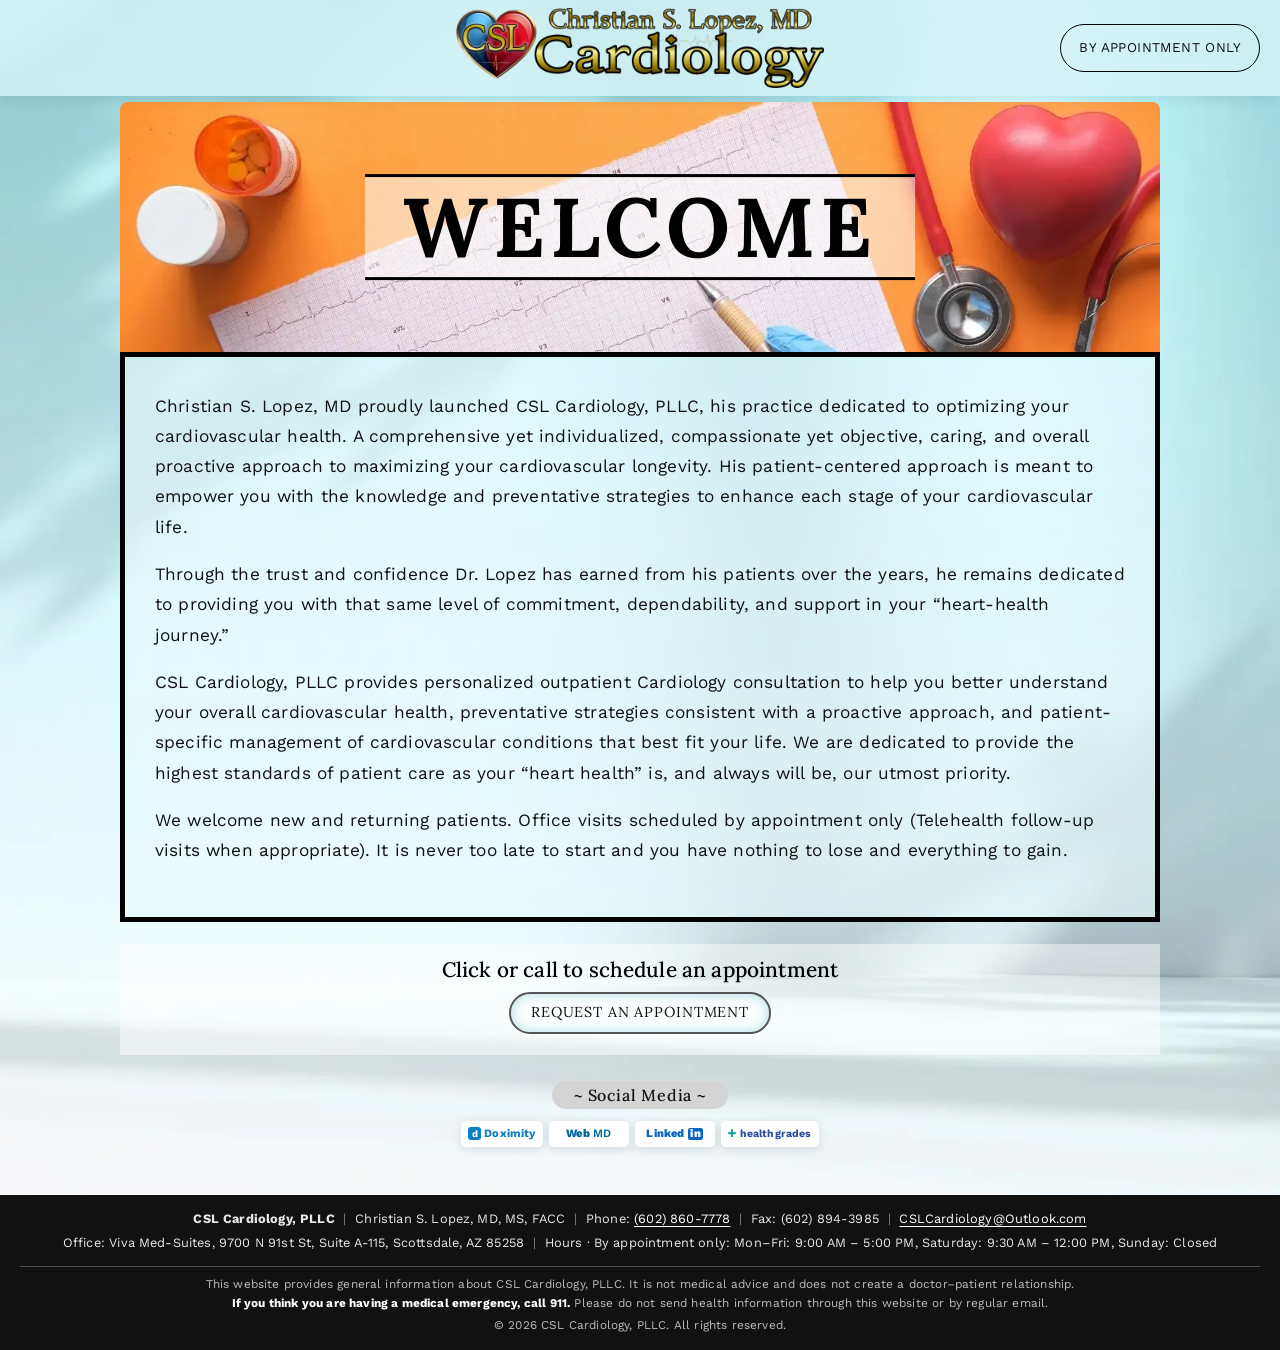
<file: index.html>
<!doctype html>
<html lang="en">
<head>
<meta charset="utf-8">
<meta name="viewport" content="width=device-width, initial-scale=1">
<title>CSL Cardiology | Dr. Christian S. Lopez, Cardiologist in Scottsdale, AZ</title>
<meta name="description" content="CSL Cardiology, PLLC &ndash; personalized outpatient Cardiology consultation with Christian S. Lopez, MD, MS, FACC in Scottsdale, Arizona. New and returning patients welcome; by appointment only.">
<link rel="canonical" href="https://cslcardiology.com/">
<meta name="theme-color" content="#bfe6ea">
<meta property="og:type" content="website">
<meta property="og:site_name" content="CSL Cardiology, PLLC">
<meta property="og:title" content="CSL Cardiology | Dr. Christian S. Lopez, Cardiologist in Scottsdale, AZ">
<meta property="og:description" content="CSL Cardiology, PLLC &ndash; personalized outpatient Cardiology consultation with Christian S. Lopez, MD, MS, FACC in Scottsdale, Arizona. New and returning patients welcome; by appointment only.">
<meta property="og:url" content="https://cslcardiology.com/">
<meta property="og:image" content="https://cslcardiology.com/assets/og-image.jpg">
<meta name="twitter:card" content="summary_large_image">
<link rel="icon" href="favicon.ico" sizes="any">
<link rel="icon" type="image/png" sizes="32x32" href="favicon-32x32.png">
<link rel="apple-touch-icon" href="apple-touch-icon.png">
<link rel="preload" href="assets/fonts/lora-latin.woff2" as="font" type="font/woff2" crossorigin>
<link rel="preload" href="assets/fonts/work-sans-latin.woff2" as="font" type="font/woff2" crossorigin>
<link rel="stylesheet" href="styles.css">
<script type="application/ld+json">{"@context": "https://schema.org", "@type": ["MedicalBusiness", "Physician"], "name": "CSL Cardiology, PLLC", "alternateName": "Christian S. Lopez, MD, MS, FACC", "url": "https://cslcardiology.com/", "image": "https://cslcardiology.com/assets/og-image.jpg", "logo": "https://cslcardiology.com/assets/csl-logo-full.webp", "telephone": "+1-602-860-7778", "faxNumber": "+1-602-894-3985", "email": "CSLCardiology@Outlook.com", "medicalSpecialty": "Cardiovascular", "address": {"@type": "PostalAddress", "streetAddress": "9700 N 91st St, Suite A-115 (Viva Med-Suites)", "addressLocality": "Scottsdale", "addressRegion": "AZ", "postalCode": "85258", "addressCountry": "US"}, "openingHoursSpecification": [{"@type": "OpeningHoursSpecification", "dayOfWeek": ["Monday", "Tuesday", "Wednesday", "Thursday", "Friday"], "opens": "09:00", "closes": "17:00"}, {"@type": "OpeningHoursSpecification", "dayOfWeek": "Saturday", "opens": "09:30", "closes": "12:00"}], "areaServed": "Scottsdale and the Phoenix metropolitan area, AZ"}</script>
</head>
<body>
<a class="skip" href="#main">Skip to content</a>
<header class="site-header">
  <div class="hdr">
    <button class="nav-toggle" type="button" aria-expanded="false" aria-controls="site-nav" aria-label="Open menu"><span></span><span></span><span></span></button>
    <nav class="nav" id="site-nav" aria-label="Main"><a href="index.html" aria-current="page">Home</a><a href="meet-the-doctor.html">Meet the Doctor</a><a href="services.html">Services</a><a href="contact.html">Contact Us</a><a href="media.html">Media</a></nav>
    <a class="brand" href="index.html" aria-label="CSL Cardiology &ndash; home"><img src="assets/logo-full.webp" width="900" height="196" alt="Christian S. Lopez, MD Cardiology &ndash; CSL heart logo"></a>
    <a class="pill" href="https://doctor.webmd.com/doctor/christian-sullano-lopez-3a6aadb3-6fe7-47cd-987f-c5f3dd034efb/bookappointment" target="_blank" rel="noopener">By Appointment Only</a>
  </div>
</header>
<main id="main">
<h1 class="sr-only">Optimizing your cardiovascular health</h1>
<section class="welcome">
  <div class="welcome-banner"><img class="welcome-img" src="assets/hero.webp" width="1500" height="437" alt="" fetchpriority="high"><h2 class="welcome-word">Welcome</h2></div>
  <div class="welcome-box">
    <p>Christian S. Lopez, MD proudly launched CSL Cardiology, PLLC, his practice dedicated to optimizing your cardiovascular health. A comprehensive yet individualized, compassionate yet objective, caring, and overall proactive approach to maximizing your cardiovascular longevity. His patient-centered approach is meant to empower you with the knowledge and preventative strategies to enhance each stage of your cardiovascular life.</p>
    <p>Through the trust and confidence Dr. Lopez has earned from his patients over the years, he remains dedicated to providing you with that same level of commitment, dependability, and support in your &ldquo;heart-health journey.&rdquo;</p>
    <p>CSL Cardiology, PLLC provides personalized outpatient Cardiology consultation to help you better understand your overall cardiovascular health, preventative strategies consistent with a proactive approach, and patient-specific management of cardiovascular conditions that best fit your life. We are dedicated to provide the highest standards of patient care as your &ldquo;heart health&rdquo; is, and always will be, our utmost priority.</p>
    <p>We welcome new and returning patients. Office visits scheduled by appointment only (Telehealth follow-up visits when appropriate). It is never too late to start and you have nothing to lose and everything to gain.</p>
  </div>
</section>
<section class="callband">
  <div class="panel center">
    <h2>Click or call to schedule an appointment</h2>
    <p><a class="obtn" href="https://doctor.webmd.com/doctor/christian-sullano-lopez-3a6aadb3-6fe7-47cd-987f-c5f3dd034efb/bookappointment" target="_blank" rel="noopener">Request an Appointment</a></p>
  </div>
</section>
<section class="social"><h2 class="tab">~ Social Media ~</h2><div class="sbadges"><a class="sbadge s-dox" href="https://www.doximity.com/pub/christian-lopez-md" target="_blank" rel="noopener" aria-label="Dr. Lopez on Doximity (opens in a new tab)"><span class="b-mark">d</span>Doximity</a><a class="sbadge s-webmd" href="https://doctor.webmd.com/doctor/christian-sullano-lopez-3a6aadb3-6fe7-47cd-987f-c5f3dd034efb" target="_blank" rel="noopener" aria-label="Dr. Lopez on WebMD (opens in a new tab)"><b>Web</b>MD</a><a class="sbadge s-li" href="https://www.linkedin.com/in/christian-s-lopez-md-ms-facc-789a2a94" target="_blank" rel="noopener" aria-label="Dr. Lopez on LinkedIn (opens in a new tab)">Linked<span class="b-in">in</span></a><a class="sbadge s-hg" href="https://www.healthgrades.com/physician/dr-christian-lopez-2w467" target="_blank" rel="noopener" aria-label="Dr. Lopez on Healthgrades (opens in a new tab)"><span class="b-mark">&#10010;</span>healthgrades</a></div></section>
</main>
<footer class="site-footer">
  <div class="fline">
    <p><strong>CSL Cardiology, PLLC</strong> <span class="sep">|</span> Christian S. Lopez, MD, MS, FACC <span class="sep">|</span> Phone: <a href="tel:+16028607778">(602) 860-7778</a> <span class="sep">|</span> Fax: (602) 894-3985 <span class="sep">|</span> <a href="mailto:CSLCardiology@Outlook.com">CSLCardiology@Outlook.com</a></p>
    <p><span>Office</span>: <span>Viva Med-Suites, 9700 N 91st St, Suite A-115, Scottsdale, AZ 85258</span> <span class="sep">|</span> <span>Hours &middot; By appointment only</span>: Mon&ndash;Fri: 9:00 AM &ndash; 5:00 PM, Saturday: 9:30 AM &ndash; 12:00 PM, Sunday: Closed</p>
  </div>
  <div class="legal" id="disclaimer">
    <p>This website provides general information about CSL Cardiology, PLLC. It is not medical advice and does not create a doctor&ndash;patient relationship.<br><strong>If you think you are having a medical emergency, call 911.</strong> Please do not send health information through this website or by regular email.</p>
    <p>&copy; 2026 CSL Cardiology, PLLC. All rights reserved.</p>
  </div>
</footer>
<a class="callbar" href="tel:+16028607778">Tap to call (602) 860-7778</a>
<script>
(function(){var b=document.querySelector('.nav-toggle'),h=document.querySelector('.site-header');if(!b)return;
b.addEventListener('click',function(){var o=h.classList.toggle('open');b.setAttribute('aria-expanded',o);b.setAttribute('aria-label',o?'Close menu':'Open menu');});})();
</script>
</body>
</html>
</file>
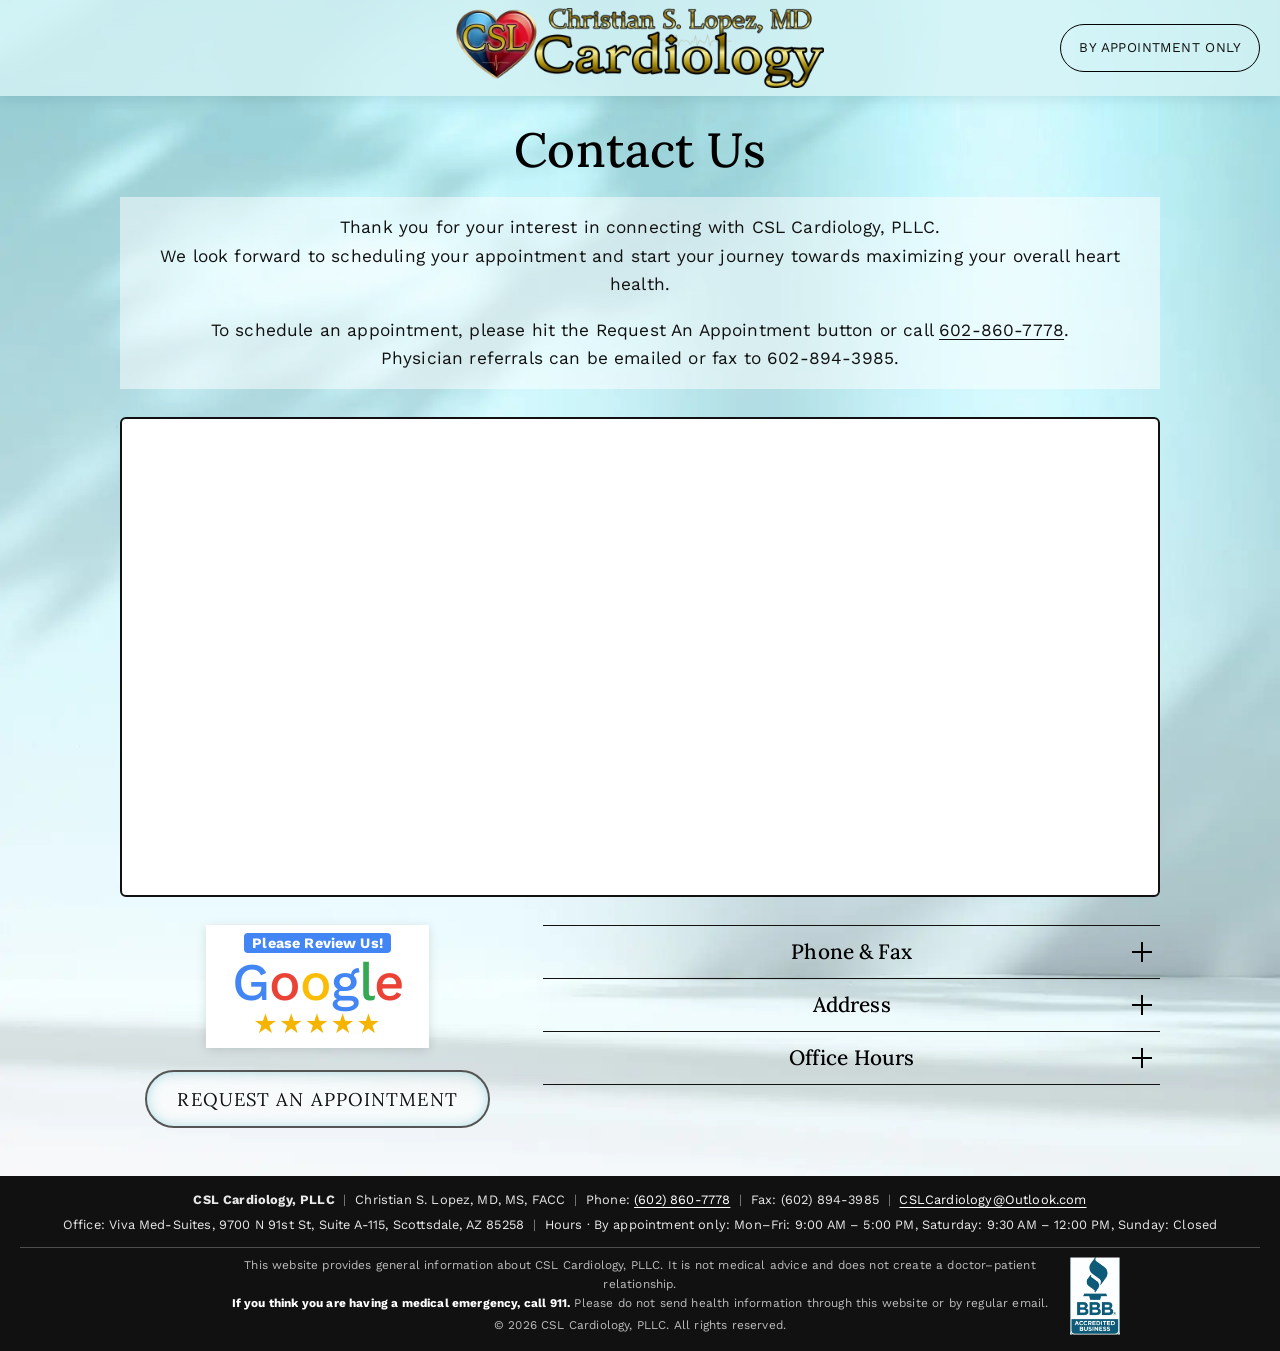
<file: contact.html>
<!doctype html>
<html lang="en">
<head>
<meta charset="utf-8">
<meta name="viewport" content="width=device-width, initial-scale=1">
<title>Contact &amp; Request an Appointment | CSL Cardiology, Scottsdale AZ</title>
<meta name="description" content="Contact CSL Cardiology, PLLC at Viva Med-Suites, 9700 N 91st St, Suite A-115, Scottsdale, AZ 85258. Phone (602) 860-7778. By appointment only. Physician referrals can be emailed or fax to 602-894-3985.">
<link rel="canonical" href="https://cslcardiology.com/contact.html">
<meta name="theme-color" content="#bfe6ea">
<meta property="og:type" content="website">
<meta property="og:site_name" content="CSL Cardiology, PLLC">
<meta property="og:title" content="Contact &amp; Request an Appointment | CSL Cardiology, Scottsdale AZ">
<meta property="og:description" content="Contact CSL Cardiology, PLLC at Viva Med-Suites, 9700 N 91st St, Suite A-115, Scottsdale, AZ 85258. Phone (602) 860-7778. By appointment only. Physician referrals can be emailed or fax to 602-894-3985.">
<meta property="og:url" content="https://cslcardiology.com/contact.html">
<meta property="og:image" content="https://cslcardiology.com/assets/og-image.jpg">
<meta name="twitter:card" content="summary_large_image">
<link rel="icon" href="favicon.ico" sizes="any">
<link rel="icon" type="image/png" sizes="32x32" href="favicon-32x32.png">
<link rel="apple-touch-icon" href="apple-touch-icon.png">
<link rel="preload" href="assets/fonts/lora-latin.woff2" as="font" type="font/woff2" crossorigin>
<link rel="preload" href="assets/fonts/work-sans-latin.woff2" as="font" type="font/woff2" crossorigin>
<link rel="stylesheet" href="styles.css">
<script type="application/ld+json">{"@context": "https://schema.org", "@type": ["MedicalBusiness", "Physician"], "name": "CSL Cardiology, PLLC", "alternateName": "Christian S. Lopez, MD, MS, FACC", "url": "https://cslcardiology.com/", "image": "https://cslcardiology.com/assets/og-image.jpg", "logo": "https://cslcardiology.com/assets/csl-logo-full.webp", "telephone": "+1-602-860-7778", "faxNumber": "+1-602-894-3985", "email": "CSLCardiology@Outlook.com", "medicalSpecialty": "Cardiovascular", "address": {"@type": "PostalAddress", "streetAddress": "9700 N 91st St, Suite A-115 (Viva Med-Suites)", "addressLocality": "Scottsdale", "addressRegion": "AZ", "postalCode": "85258", "addressCountry": "US"}, "openingHoursSpecification": [{"@type": "OpeningHoursSpecification", "dayOfWeek": ["Monday", "Tuesday", "Wednesday", "Thursday", "Friday"], "opens": "09:00", "closes": "17:00"}, {"@type": "OpeningHoursSpecification", "dayOfWeek": "Saturday", "opens": "09:30", "closes": "12:00"}], "areaServed": "Scottsdale and the Phoenix metropolitan area, AZ"}</script>
</head>
<body>
<a class="skip" href="#main">Skip to content</a>
<header class="site-header">
  <div class="hdr">
    <button class="nav-toggle" type="button" aria-expanded="false" aria-controls="site-nav" aria-label="Open menu"><span></span><span></span><span></span></button>
    <nav class="nav" id="site-nav" aria-label="Main"><a href="index.html">Home</a><a href="meet-the-doctor.html">Meet the Doctor</a><a href="services.html">Services</a><a href="contact.html" aria-current="page">Contact Us</a><a href="media.html">Media</a></nav>
    <a class="brand" href="index.html" aria-label="CSL Cardiology &ndash; home"><img src="assets/logo-full.webp" width="900" height="196" alt="Christian S. Lopez, MD Cardiology &ndash; CSL heart logo"></a>
    <a class="pill" href="https://doctor.webmd.com/doctor/christian-sullano-lopez-3a6aadb3-6fe7-47cd-987f-c5f3dd034efb/bookappointment" target="_blank" rel="noopener">By Appointment Only</a>
  </div>
</header>
<main id="main">
<section class="ptitle"><h1>Contact Us</h1></section>
<section class="cintro">
    <p>Thank you for your interest in connecting with CSL Cardiology, PLLC.<br>We look forward to scheduling your appointment and start your journey towards maximizing your overall heart health.</p>
    <p>To schedule an appointment, please hit the Request An Appointment button or call <a href="tel:+16028607778">602-860-7778</a>.<br>Physician referrals can be emailed or fax to 602-894-3985.</p>
</section>
<section class="cmap"><iframe title="Map to CSL Cardiology at Viva Med-Suites, 9700 N 91st St, Suite A-115, Scottsdale, AZ" src="https://maps.google.com/maps?q=9700+N+91st+St+Suite+A-115,+Scottsdale,+AZ+85258&amp;z=15&amp;output=embed" loading="lazy" referrerpolicy="no-referrer-when-downgrade" allowfullscreen></iframe></section>
<section class="contact-grid">
  <div class="cside">
    <a class="gbadge" href="https://www.google.com/search?q=CSL+Cardiology+Scottsdale+reviews" target="_blank" rel="noopener" aria-label="Please review us on Google (opens in a new tab)"><span class="g-top">Please Review Us!</span><span class="g-word"><span class="gb">G</span><span class="gr">o</span><span class="gy">o</span><span class="gb">g</span><span class="gg">l</span><span class="gr">e</span></span><span class="g-stars">&#9733;&#9733;&#9733;&#9733;&#9733;</span></a>
    <p class="btns"><a class="obtn big" href="https://doctor.webmd.com/doctor/christian-sullano-lopez-3a6aadb3-6fe7-47cd-987f-c5f3dd034efb/bookappointment" target="_blank" rel="noopener">Request An Appointment</a></p>
  </div>
  <div class="accs">
  <div class="acc-group">
    <details class="acc"><summary><h2 class="acc-title">Phone &amp; Fax</h2><span class="acc-icon" aria-hidden="true"></span></summary><div class="acc-body">
      <p><strong>Phone:</strong> <a href="tel:+16028607778">(602) 860-7778</a><br><strong>Fax:</strong> (602) 894-3985<br><strong>Email:</strong> <a href="mailto:CSLCardiology@Outlook.com">CSLCardiology@Outlook.com</a></p></div></details>
    <details class="acc"><summary><h2 class="acc-title">Address</h2><span class="acc-icon" aria-hidden="true"></span></summary><div class="acc-body">
      <address>Viva Med-Suites<br>9700 N 91st St<br>Suite A-115<br>Scottsdale, AZ 85258</address>
      <p class="mt">Office is located within Viva Med-Suites.</p>
      <p class="small"><a href="https://www.google.com/maps/search/?api=1&amp;query=9700+N+91st+St+Suite+A-115+Scottsdale+AZ+85258" rel="noopener">Get directions</a></p></div></details>
    <details class="acc"><summary><h2 class="acc-title">Office Hours</h2><span class="acc-icon" aria-hidden="true"></span></summary><div class="acc-body">
      <dl class="hours"><dt>Monday</dt><dd>9:00 AM &ndash; 5:00 PM</dd><dt>Tuesday</dt><dd>9:00 AM &ndash; 5:00 PM</dd><dt>Wednesday</dt><dd>9:00 AM &ndash; 5:00 PM</dd><dt>Thursday</dt><dd>9:00 AM &ndash; 5:00 PM</dd><dt>Friday</dt><dd>9:00 AM &ndash; 5:00 PM</dd><dt>Saturday</dt><dd>9:30 AM &ndash; 12:00 PM</dd><dt>Sunday</dt><dd>Closed</dd></dl>
      <p class="mt"><strong>By Appointment only.</strong></p></div></details>
  </div>
  </div>
</section>

</main>
<footer class="site-footer">
  <div class="fline">
    <p><strong>CSL Cardiology, PLLC</strong> <span class="sep">|</span> Christian S. Lopez, MD, MS, FACC <span class="sep">|</span> Phone: <a href="tel:+16028607778">(602) 860-7778</a> <span class="sep">|</span> Fax: (602) 894-3985 <span class="sep">|</span> <a href="mailto:CSLCardiology@Outlook.com">CSLCardiology@Outlook.com</a></p>
    <p><span>Office</span>: <span>Viva Med-Suites, 9700 N 91st St, Suite A-115, Scottsdale, AZ 85258</span> <span class="sep">|</span> <span>Hours &middot; By appointment only</span>: Mon&ndash;Fri: 9:00 AM &ndash; 5:00 PM, Saturday: 9:30 AM &ndash; 12:00 PM, Sunday: Closed</p>
  </div>
  <div class="legal" id="disclaimer" style="position:relative;padding-right:70px;padding-left:70px"><img src="assets/bbb-accredited.png" alt="BBB Accredited Business" style="position:absolute;right:10px;top:50%;transform:translateY(-50%);width:50px;height:auto">
    <p>This website provides general information about CSL Cardiology, PLLC. It is not medical advice and does not create a doctor&ndash;patient relationship.<br><strong>If you think you are having a medical emergency, call 911.</strong> Please do not send health information through this website or by regular email.</p>
    <p>&copy; 2026 CSL Cardiology, PLLC. All rights reserved.</p>
  </div>
</footer>
<a class="callbar" href="tel:+16028607778">Tap to call (602) 860-7778</a>
<script>
(function(){var b=document.querySelector('.nav-toggle'),h=document.querySelector('.site-header');if(!b)return;
b.addEventListener('click',function(){var o=h.classList.toggle('open');b.setAttribute('aria-expanded',o);b.setAttribute('aria-label',o?'Close menu':'Open menu');});})();
</script>
</body>
</html>
</file>
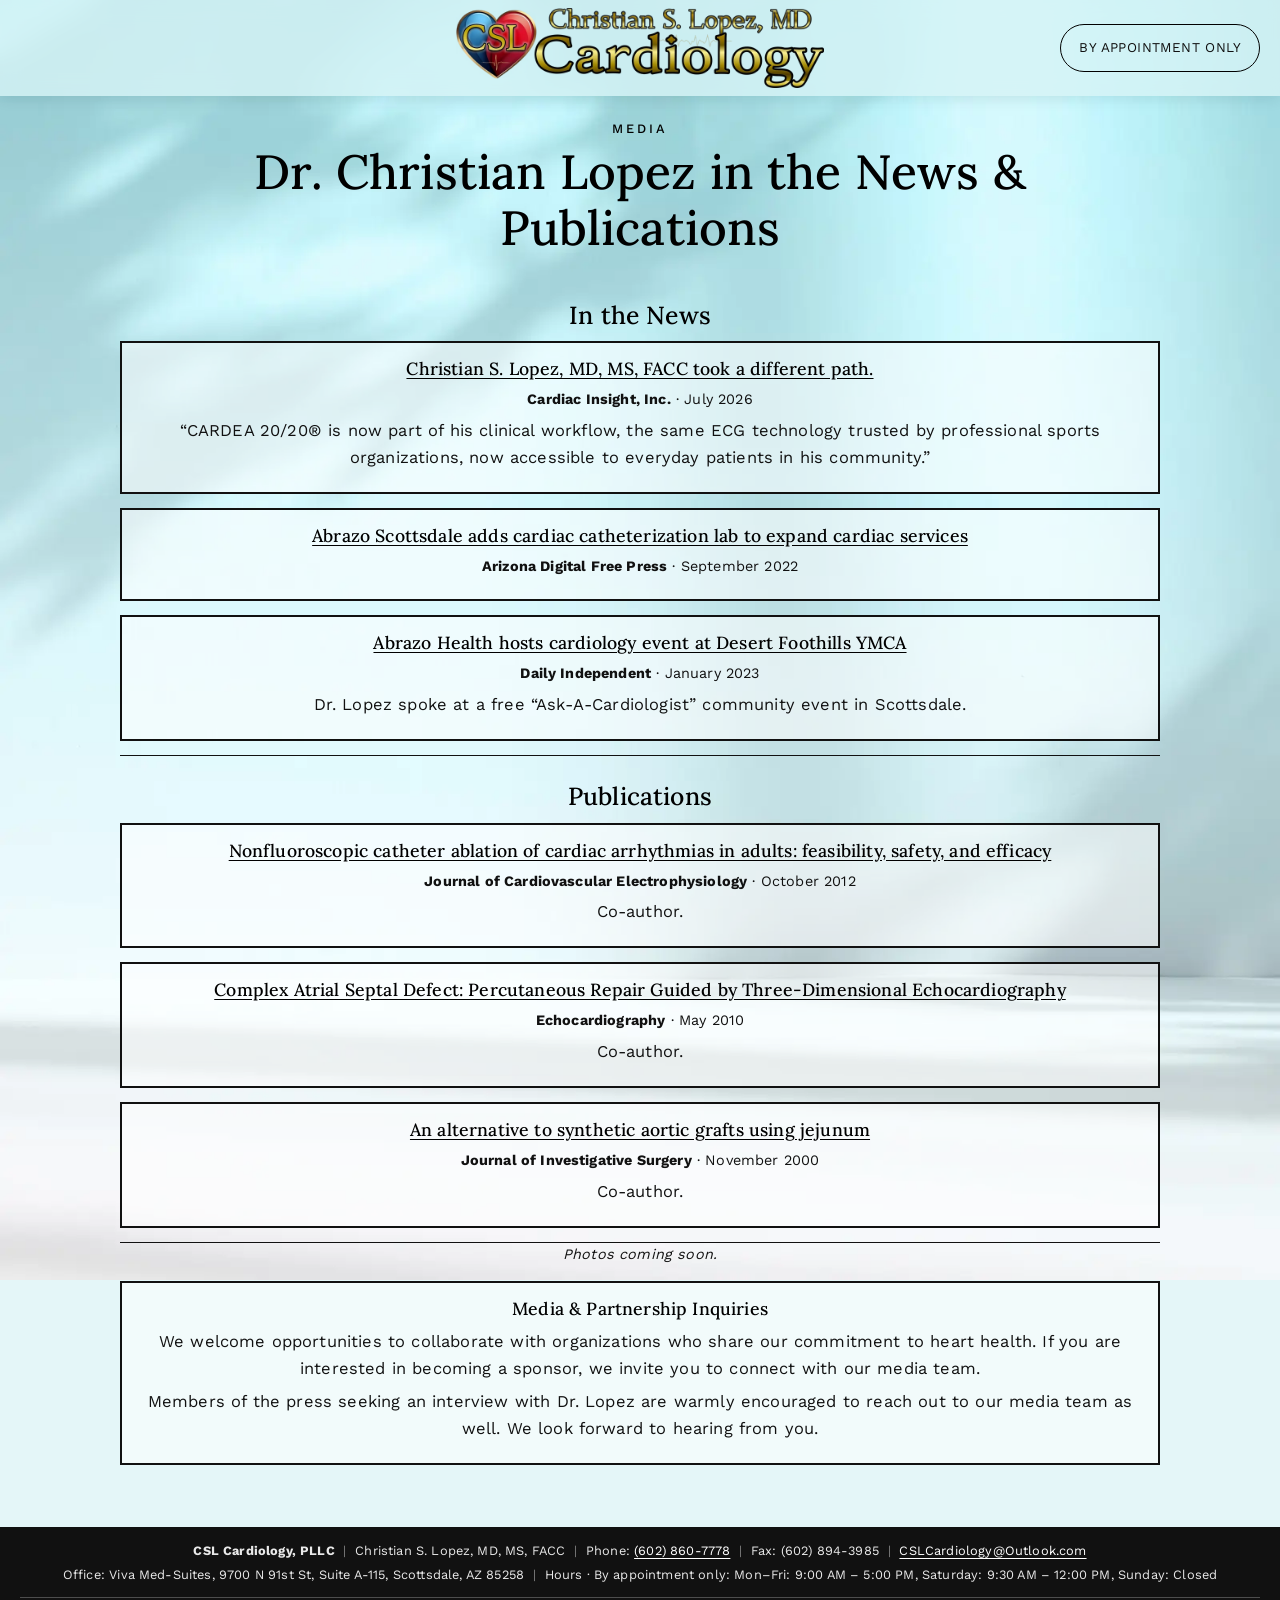
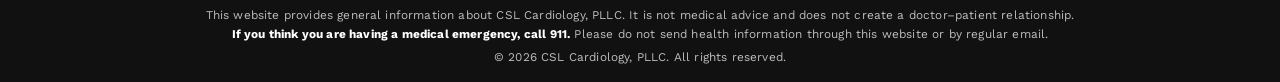
<file: media.html>
<!doctype html>
<html lang="en">
<head>
<meta charset="utf-8">
<meta name="viewport" content="width=device-width, initial-scale=1">
<title>Media | Dr. Christian Lopez in the News &amp; Publications &ndash; CSL Cardiology</title>
<meta name="description" content="News stories and published research featuring Dr. Christian S. Lopez, MD, MS, FACC of CSL Cardiology in Scottsdale, AZ.">
<link rel="canonical" href="https://cslcardiology.com/media.html">
<meta name="theme-color" content="#bfe6ea">
<meta property="og:type" content="website">
<meta property="og:site_name" content="CSL Cardiology, PLLC">
<meta property="og:title" content="Media | Dr. Christian Lopez in the News &amp; Publications &ndash; CSL Cardiology">
<meta property="og:description" content="News stories and published research featuring Dr. Christian S. Lopez, MD, MS, FACC of CSL Cardiology in Scottsdale, AZ.">
<meta property="og:url" content="https://cslcardiology.com/media.html">
<meta property="og:image" content="https://cslcardiology.com/assets/og-image.jpg">
<meta name="twitter:card" content="summary_large_image">
<link rel="icon" href="favicon.ico" sizes="any">
<link rel="icon" type="image/png" sizes="32x32" href="favicon-32x32.png">
<link rel="apple-touch-icon" href="apple-touch-icon.png">
<link rel="preload" href="assets/fonts/lora-latin.woff2" as="font" type="font/woff2" crossorigin>
<link rel="preload" href="assets/fonts/work-sans-latin.woff2" as="font" type="font/woff2" crossorigin>
<link rel="stylesheet" href="styles.css">
</head>
<body>
<a class="skip" href="#main">Skip to content</a>
<header class="site-header">
  <div class="hdr">
    <button class="nav-toggle" type="button" aria-expanded="false" aria-controls="site-nav" aria-label="Open menu"><span></span><span></span><span></span></button>
    <nav class="nav" id="site-nav" aria-label="Main"><a href="index.html">Home</a><a href="meet-the-doctor.html">Meet the Doctor</a><a href="services.html">Services</a><a href="contact.html">Contact Us</a><a href="media.html" aria-current="page">Media</a></nav>
    <a class="brand" href="index.html" aria-label="CSL Cardiology &ndash; home"><img src="assets/logo-full.webp" width="900" height="196" alt="Christian S. Lopez, MD Cardiology &ndash; CSL heart logo"></a>
    <a class="pill" href="https://doctor.webmd.com/doctor/christian-sullano-lopez-3a6aadb3-6fe7-47cd-987f-c5f3dd034efb/bookappointment" target="_blank" rel="noopener">By Appointment Only</a>
  </div>
</header>
<main id="main">
<section class="ptitle"><h1><span class="eyebrow">Media</span> Dr. Christian Lopez in the News &amp; Publications</h1></section>
<section class="accs"><h2 class="mh">In the News</h2><div class="acc-group"><div class="card media-item"><h2><a href="https://www.linkedin.com/posts/cardiac-insight_cardiacinsight-ecgscreening-hearthealth-activity-7482450765467348992-qxUK" target="_blank" rel="noopener">Christian S. Lopez, MD, MS, FACC took a different path.</a></h2><p class="small"><strong>Cardiac Insight, Inc.</strong> &middot; July 2026</p><p>&ldquo;CARDEA 20/20&reg; is now part of his clinical workflow, the same ECG technology trusted by professional sports organizations, now accessible to everyday patients in his community.&rdquo;</p></div><div class="card media-item"><h2><a href="https://arizonadigitalfreepress.com/abrazo-scottsdale-adds-cardiac-catheterization-lab-to-expand-cardiac-services/" target="_blank" rel="noopener">Abrazo Scottsdale adds cardiac catheterization lab to expand cardiac services</a></h2><p class="small"><strong>Arizona Digital Free Press</strong> &middot; September 2022</p></div><div class="card media-item"><h2><a href="https://www.yourvalley.net/stories/abrazo-health-hosts-cardiology-event-at-desert-foothills-ymca,360981" target="_blank" rel="noopener">Abrazo Health hosts cardiology event at Desert Foothills YMCA</a></h2><p class="small"><strong>Daily Independent</strong> &middot; January 2023</p><p>Dr. Lopez spoke at a free &ldquo;Ask-A-Cardiologist&rdquo; community event in Scottsdale.</p></div></div>
<h2 class="mh">Publications</h2><div class="acc-group"><div class="card media-item"><h2><a href="https://pubmed.ncbi.nlm.nih.gov/22571735/" target="_blank" rel="noopener">Nonfluoroscopic catheter ablation of cardiac arrhythmias in adults: feasibility, safety, and efficacy</a></h2><p class="small"><strong>Journal of Cardiovascular Electrophysiology</strong> &middot; October 2012</p><p>Co-author.</p></div><div class="card media-item"><h2><a href="https://pubmed.ncbi.nlm.nih.gov/20412270/" target="_blank" rel="noopener">Complex Atrial Septal Defect: Percutaneous Repair Guided by Three-Dimensional Echocardiography</a></h2><p class="small"><strong>Echocardiography</strong> &middot; May 2010</p><p>Co-author.</p></div><div class="card media-item"><h2><a href="https://pubmed.ncbi.nlm.nih.gov/11202010/" target="_blank" rel="noopener">An alternative to synthetic aortic grafts using jejunum</a></h2><p class="small"><strong>Journal of Investigative Surgery</strong> &middot; November 2000</p><p>Co-author.</p></div></div>
<p class="center small"><em>Photos coming soon.</em></p><div class="card media-item"><h2>Media &amp; Partnership Inquiries</h2><p>We welcome opportunities to collaborate with organizations who share our commitment to heart health. If you are interested in becoming a sponsor, we invite you to connect with our media team.</p><p>Members of the press seeking an interview with Dr. Lopez are warmly encouraged to reach out to our media team as well. We look forward to hearing from you.</p></div></section>
<style>.media-item{background:rgba(255,255,255,.55);border:2px solid #111;padding:16px 20px;margin:0 0 14px;text-align:center}.media-item p{margin:.3em 0}.mh{text-align:center;font-family:var(--serif);margin:26px 0 12px}.media-item h2{font-size:1.1rem}.media-item a{color:inherit}</style>
</main>
<footer class="site-footer">
  <div class="fline">
    <p><strong>CSL Cardiology, PLLC</strong> <span class="sep">|</span> Christian S. Lopez, MD, MS, FACC <span class="sep">|</span> Phone: <a href="tel:+16028607778">(602) 860-7778</a> <span class="sep">|</span> Fax: (602) 894-3985 <span class="sep">|</span> <a href="mailto:CSLCardiology@Outlook.com">CSLCardiology@Outlook.com</a></p>
    <p><span>Office</span>: <span>Viva Med-Suites, 9700 N 91st St, Suite A-115, Scottsdale, AZ 85258</span> <span class="sep">|</span> <span>Hours &middot; By appointment only</span>: Mon&ndash;Fri: 9:00 AM &ndash; 5:00 PM, Saturday: 9:30 AM &ndash; 12:00 PM, Sunday: Closed</p>
  </div>
  <div class="legal" id="disclaimer">
    <p>This website provides general information about CSL Cardiology, PLLC. It is not medical advice and does not create a doctor&ndash;patient relationship.<br><strong>If you think you are having a medical emergency, call 911.</strong> Please do not send health information through this website or by regular email.</p>
    <p>&copy; 2026 CSL Cardiology, PLLC. All rights reserved.</p>
  </div>
</footer>
<a class="callbar" href="tel:+16028607778">Tap to call (602) 860-7778</a>
<script>
(function(){var b=document.querySelector('.nav-toggle'),h=document.querySelector('.site-header');if(!b)return;
b.addEventListener('click',function(){var o=h.classList.toggle('open');b.setAttribute('aria-expanded',o);b.setAttribute('aria-label',o?'Close menu':'Open menu');});})();
</script>
</body>
</html>
</file>
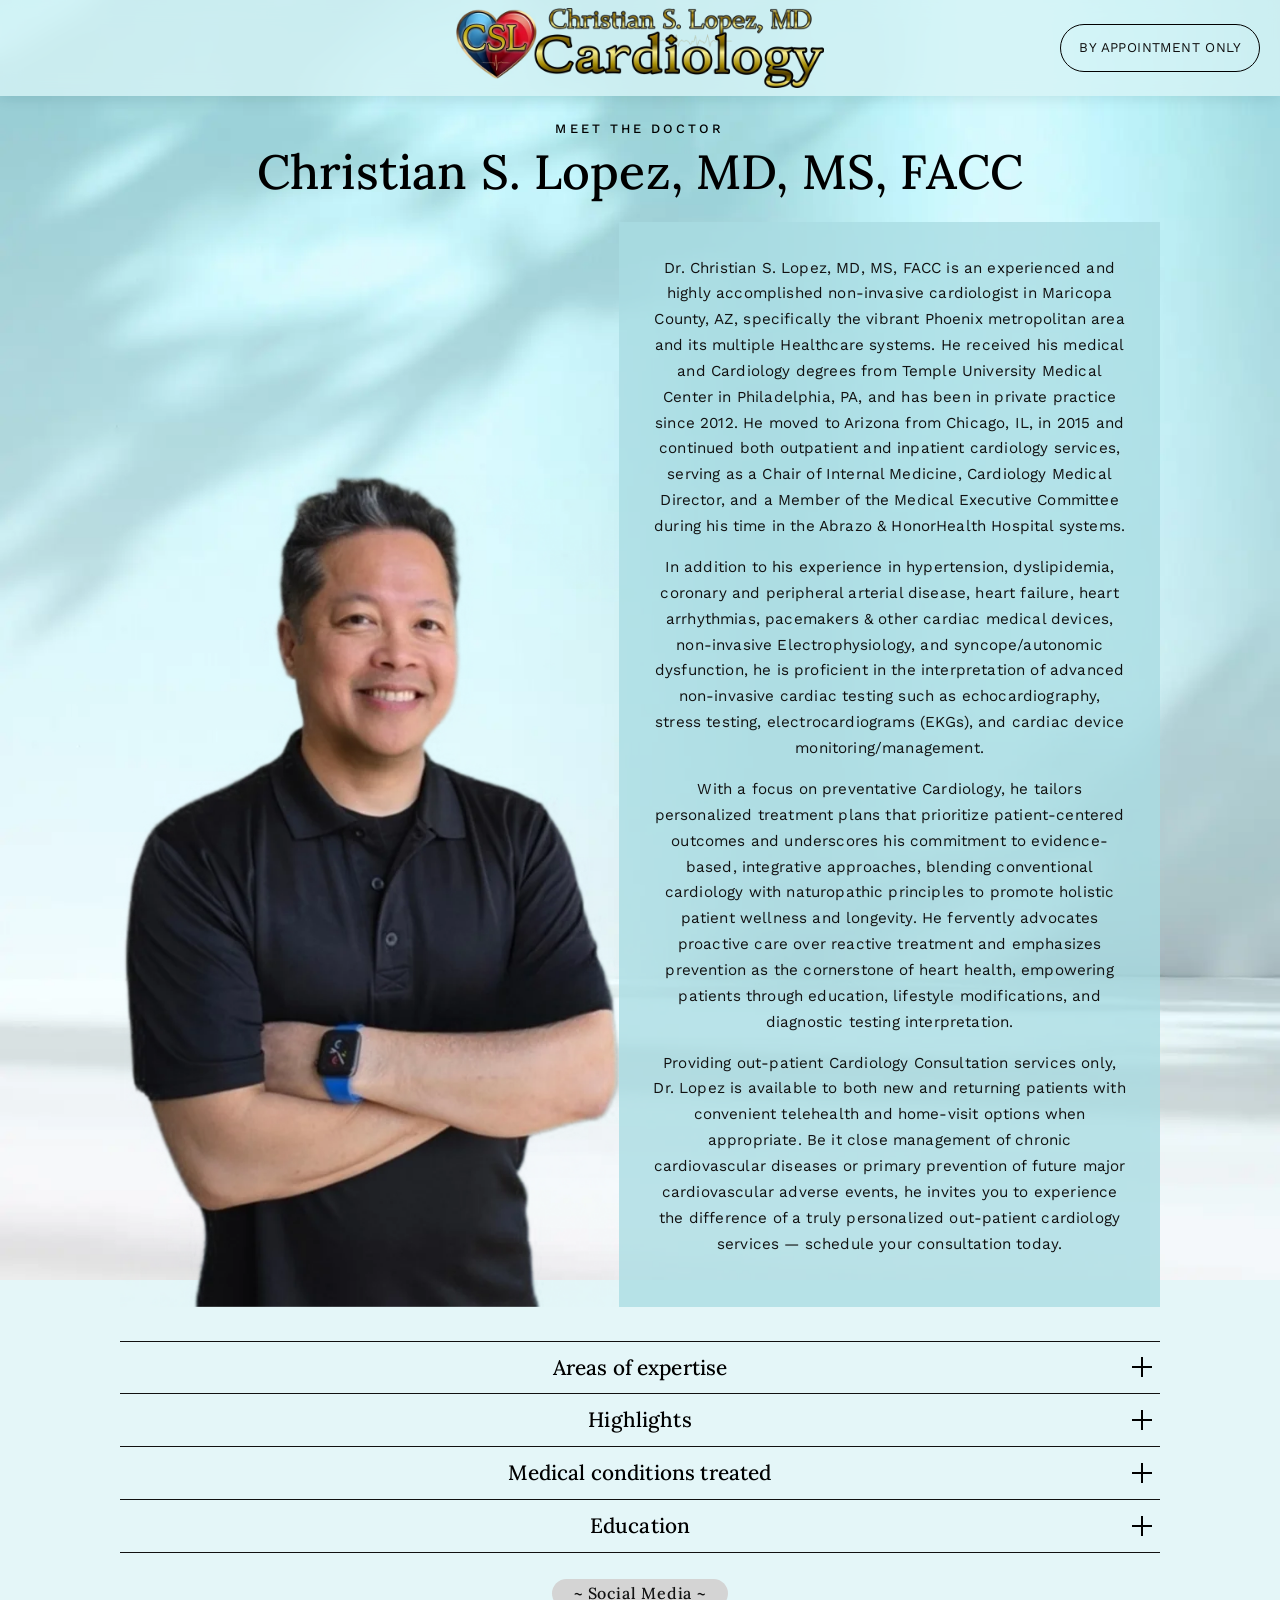
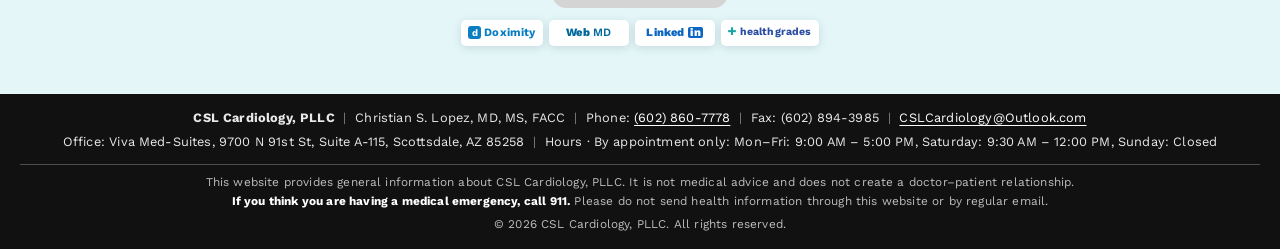
<file: meet-the-doctor.html>
<!doctype html>
<html lang="en">
<head>
<meta charset="utf-8">
<meta name="viewport" content="width=device-width, initial-scale=1">
<title>Meet the Doctor | Christian S. Lopez, MD, MS, FACC &ndash; CSL Cardiology</title>
<meta name="description" content="Dr. Christian S. Lopez, MD, MS, FACC is an experienced non-invasive cardiologist in Maricopa County, AZ and the Phoenix metropolitan area, focused on preventative Cardiology. Available to new and returning patients with telehealth and home-visit options when appropriate.">
<link rel="canonical" href="https://cslcardiology.com/meet-the-doctor.html">
<meta name="theme-color" content="#bfe6ea">
<meta property="og:type" content="website">
<meta property="og:site_name" content="CSL Cardiology, PLLC">
<meta property="og:title" content="Meet the Doctor | Christian S. Lopez, MD, MS, FACC &ndash; CSL Cardiology">
<meta property="og:description" content="Dr. Christian S. Lopez, MD, MS, FACC is an experienced non-invasive cardiologist in Maricopa County, AZ and the Phoenix metropolitan area, focused on preventative Cardiology. Available to new and returning patients with telehealth and home-visit options when appropriate.">
<meta property="og:url" content="https://cslcardiology.com/meet-the-doctor.html">
<meta property="og:image" content="https://cslcardiology.com/assets/og-image.jpg">
<meta name="twitter:card" content="summary_large_image">
<link rel="icon" href="favicon.ico" sizes="any">
<link rel="icon" type="image/png" sizes="32x32" href="favicon-32x32.png">
<link rel="apple-touch-icon" href="apple-touch-icon.png">
<link rel="preload" href="assets/fonts/lora-latin.woff2" as="font" type="font/woff2" crossorigin>
<link rel="preload" href="assets/fonts/work-sans-latin.woff2" as="font" type="font/woff2" crossorigin>
<link rel="stylesheet" href="styles.css">
</head>
<body>
<a class="skip" href="#main">Skip to content</a>
<header class="site-header">
  <div class="hdr">
    <button class="nav-toggle" type="button" aria-expanded="false" aria-controls="site-nav" aria-label="Open menu"><span></span><span></span><span></span></button>
    <nav class="nav" id="site-nav" aria-label="Main"><a href="index.html">Home</a><a href="meet-the-doctor.html" aria-current="page">Meet the Doctor</a><a href="services.html">Services</a><a href="contact.html">Contact Us</a><a href="media.html">Media</a></nav>
    <a class="brand" href="index.html" aria-label="CSL Cardiology &ndash; home"><img src="assets/logo-full.webp" width="900" height="196" alt="Christian S. Lopez, MD Cardiology &ndash; CSL heart logo"></a>
    <a class="pill" href="https://doctor.webmd.com/doctor/christian-sullano-lopez-3a6aadb3-6fe7-47cd-987f-c5f3dd034efb/bookappointment" target="_blank" rel="noopener">By Appointment Only</a>
  </div>
</header>
<main id="main">
<section class="ptitle"><h1><span class="eyebrow">Meet the Doctor</span> Christian S. Lopez, MD, MS, FACC</h1></section>
<section class="bio">
  <figure class="doc-photo"><img src="assets/dr-lopez-cutout.webp" width="600" height="1000" alt="Dr. Christian S. Lopez, MD, FACC" fetchpriority="high"></figure>
  <div class="bio-text">
    <p>Dr. Christian S. Lopez, MD, MS, FACC is an experienced and highly accomplished non-invasive cardiologist in Maricopa County, AZ, specifically the vibrant Phoenix metropolitan area and its multiple Healthcare systems. He received his medical and Cardiology degrees from Temple University Medical Center in Philadelphia, PA, and has been in private practice since 2012. He moved to Arizona from Chicago, IL, in 2015 and continued both outpatient and inpatient cardiology services, serving as a Chair of Internal Medicine, Cardiology Medical Director, and a Member of the Medical Executive Committee during his time in the Abrazo &amp; HonorHealth Hospital systems.</p>
    <p>In addition to his experience in hypertension, dyslipidemia, coronary and peripheral arterial disease, heart failure, heart arrhythmias, pacemakers &amp; other cardiac medical devices, non-invasive Electrophysiology, and syncope/autonomic dysfunction, he is proficient in the interpretation of advanced non-invasive cardiac testing such as echocardiography, stress testing, electrocardiograms (EKGs), and cardiac device monitoring/management.</p>
    <p>With a focus on preventative Cardiology, he tailors personalized treatment plans that prioritize patient-centered outcomes and underscores his commitment to evidence-based, integrative approaches, blending conventional cardiology with naturopathic principles to promote holistic patient wellness and longevity. He fervently advocates proactive care over reactive treatment and emphasizes prevention as the cornerstone of heart health, empowering patients through education, lifestyle modifications, and diagnostic testing interpretation.</p>
    <p>Providing out-patient Cardiology Consultation services only, Dr. Lopez is available to both new and returning patients with convenient telehealth and home-visit options when appropriate. Be it close management of chronic cardiovascular diseases or primary prevention of future major cardiovascular adverse events, he invites you to experience the difference of a truly personalized out-patient cardiology services &mdash; schedule your consultation today.</p>
  </div>

</section>
<section class="accs">
  <div class="acc-group">
    <details class="acc"><summary><h2 class="acc-title">Areas of expertise</h2><span class="acc-icon" aria-hidden="true"></span></summary><div class="acc-body"><ul>
      <li>Cardiac Pre-Operative Cardiovascular Assessment (Cardiac Clearance)</li>
      <li>Hypertension (high blood pressure)</li>
      <li>Heart Attack / Heart stents</li>
      <li>Heart Arrhythmias &amp; Palpitations</li>
      <li>Heart block &amp; pacemakers</li>
      <li>Congestive Heart Failure</li>
      <li>Cardiomyopathy and Defibrillators</li>
      <li>Atherosclerosis and Peripheral Arterial Disease</li>
      <li>Strokes</li>
      <li>High Cholesterol</li>
      <li>Syncope and Autonomic dysfunction</li></ul></div></details>
    <details class="acc"><summary><h2 class="acc-title">Highlights</h2><span class="acc-icon" aria-hidden="true"></span></summary><div class="acc-body"><ul>
      <li>Non-invasive cardiologist with specialized training in electrophysiology.</li>
      <li>Served as Chief Cardiology Fellow during cardiology fellowship.</li>
      <li>Held leadership roles including Chair of Medicine, Medical Director of Cardiology, and member of the Medical Executive Committee across multiple health systems.</li>
      <li>Passionate about preventative cardiology, focusing on personalized, evidence-based strategies to optimize heart health and prevent cardiovascular disease.</li></ul></div></details>
    <details class="acc"><summary><h2 class="acc-title">Medical conditions treated</h2><span class="acc-icon" aria-hidden="true"></span></summary><div class="acc-body"><ul>
      <li>Stable Angina</li>
      <li>Atrial Fibrillation</li>
      <li>Supraventricular Tachycardia (SVT)</li>
      <li>Bradycardia</li>
      <li>Carotid Artery Stenosis</li>
      <li>Coronary Heart Disease</li>
      <li>Endocarditis</li>
      <li>Pericarditis &amp; Myocarditis</li>
      <li>Hypertrophic Cardiomyopathy</li>
      <li>Postural Orthostatic Tachycardia Syndrome (POTS)</li>
      <li>Secondary Pulmonary Hypertension</li></ul></div></details>
    <details class="acc"><summary><h2 class="acc-title">Education</h2><span class="acc-icon" aria-hidden="true"></span></summary><div class="acc-body"><ul>
      <li>Advocate Health Care/ Illinois Masonic Medical Center - Fellowship Clinical Cardiac Electrophysiology 2009-2011</li>
      <li>Temple University Medical Center - Fellowship Cardiovascular Disease 2006-2009</li>
      <li>Rush University Medical Center - Residency Internal Medicine 2003-2006</li>
      <li>Lewis Katz School of Medicine -Temple University Class of 2003</li></ul></div></details>
  </div>
</section>
<section class="social"><h2 class="tab">~ Social Media ~</h2><div class="sbadges"><a class="sbadge s-dox" href="https://www.doximity.com/pub/christian-lopez-md" target="_blank" rel="noopener" aria-label="Dr. Lopez on Doximity (opens in a new tab)"><span class="b-mark">d</span>Doximity</a><a class="sbadge s-webmd" href="https://doctor.webmd.com/doctor/christian-sullano-lopez-3a6aadb3-6fe7-47cd-987f-c5f3dd034efb" target="_blank" rel="noopener" aria-label="Dr. Lopez on WebMD (opens in a new tab)"><b>Web</b>MD</a><a class="sbadge s-li" href="https://www.linkedin.com/in/christian-s-lopez-md-ms-facc-789a2a94" target="_blank" rel="noopener" aria-label="Dr. Lopez on LinkedIn (opens in a new tab)">Linked<span class="b-in">in</span></a><a class="sbadge s-hg" href="https://www.healthgrades.com/physician/dr-christian-lopez-2w467" target="_blank" rel="noopener" aria-label="Dr. Lopez on Healthgrades (opens in a new tab)"><span class="b-mark">&#10010;</span>healthgrades</a></div></section>
</main>
<footer class="site-footer">
  <div class="fline">
    <p><strong>CSL Cardiology, PLLC</strong> <span class="sep">|</span> Christian S. Lopez, MD, MS, FACC <span class="sep">|</span> Phone: <a href="tel:+16028607778">(602) 860-7778</a> <span class="sep">|</span> Fax: (602) 894-3985 <span class="sep">|</span> <a href="mailto:CSLCardiology@Outlook.com">CSLCardiology@Outlook.com</a></p>
    <p><span>Office</span>: <span>Viva Med-Suites, 9700 N 91st St, Suite A-115, Scottsdale, AZ 85258</span> <span class="sep">|</span> <span>Hours &middot; By appointment only</span>: Mon&ndash;Fri: 9:00 AM &ndash; 5:00 PM, Saturday: 9:30 AM &ndash; 12:00 PM, Sunday: Closed</p>
  </div>
  <div class="legal" id="disclaimer">
    <p>This website provides general information about CSL Cardiology, PLLC. It is not medical advice and does not create a doctor&ndash;patient relationship.<br><strong>If you think you are having a medical emergency, call 911.</strong> Please do not send health information through this website or by regular email.</p>
    <p>&copy; 2026 CSL Cardiology, PLLC. All rights reserved.</p>
  </div>
</footer>
<a class="callbar" href="tel:+16028607778">Tap to call (602) 860-7778</a>
<script>
(function(){var b=document.querySelector('.nav-toggle'),h=document.querySelector('.site-header');if(!b)return;
b.addEventListener('click',function(){var o=h.classList.toggle('open');b.setAttribute('aria-expanded',o);b.setAttribute('aria-label',o?'Close menu':'Open menu');});})();
</script>
</body>
</html>
</file>
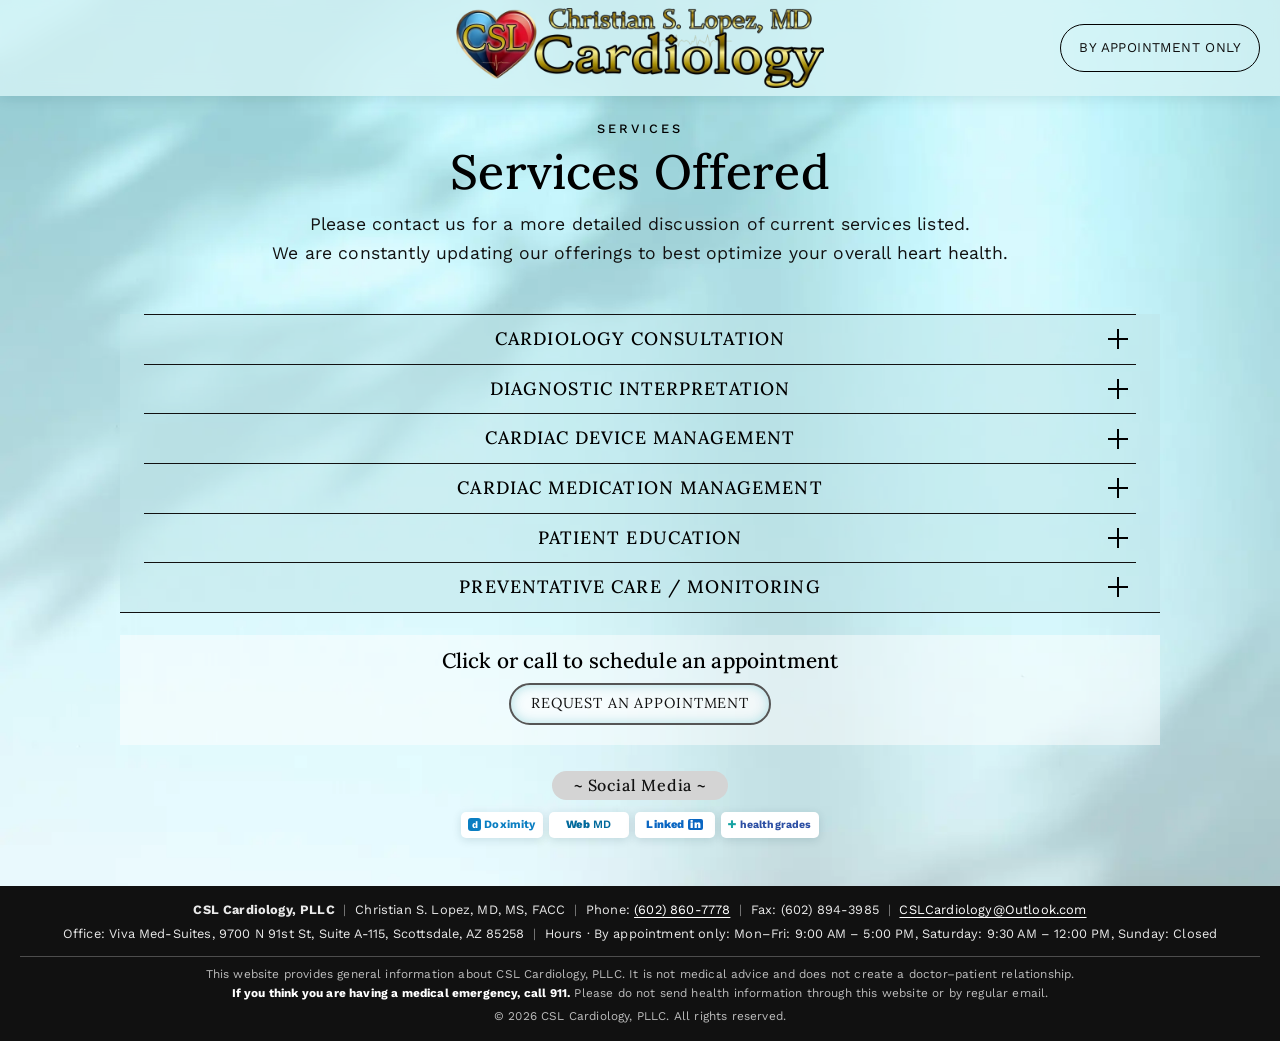
<file: services.html>
<!doctype html>
<html lang="en">
<head>
<meta charset="utf-8">
<meta name="viewport" content="width=device-width, initial-scale=1">
<title>Cardiology Services | Consultation, Diagnostic Interpretation &amp; Prevention &ndash; CSL Cardiology</title>
<meta name="description" content="Cardiology consultation, diagnostic interpretation, cardiac device and medication management, patient education, and preventative care at CSL Cardiology in Scottsdale, AZ.">
<link rel="canonical" href="https://cslcardiology.com/services.html">
<meta name="theme-color" content="#bfe6ea">
<meta property="og:type" content="website">
<meta property="og:site_name" content="CSL Cardiology, PLLC">
<meta property="og:title" content="Cardiology Services | Consultation, Diagnostic Interpretation &amp; Prevention &ndash; CSL Cardiology">
<meta property="og:description" content="Cardiology consultation, diagnostic interpretation, cardiac device and medication management, patient education, and preventative care at CSL Cardiology in Scottsdale, AZ.">
<meta property="og:url" content="https://cslcardiology.com/services.html">
<meta property="og:image" content="https://cslcardiology.com/assets/og-image.jpg">
<meta name="twitter:card" content="summary_large_image">
<link rel="icon" href="favicon.ico" sizes="any">
<link rel="icon" type="image/png" sizes="32x32" href="favicon-32x32.png">
<link rel="apple-touch-icon" href="apple-touch-icon.png">
<link rel="preload" href="assets/fonts/lora-latin.woff2" as="font" type="font/woff2" crossorigin>
<link rel="preload" href="assets/fonts/work-sans-latin.woff2" as="font" type="font/woff2" crossorigin>
<link rel="stylesheet" href="styles.css">
</head>
<body>
<a class="skip" href="#main">Skip to content</a>
<header class="site-header">
  <div class="hdr">
    <button class="nav-toggle" type="button" aria-expanded="false" aria-controls="site-nav" aria-label="Open menu"><span></span><span></span><span></span></button>
    <nav class="nav" id="site-nav" aria-label="Main"><a href="index.html">Home</a><a href="meet-the-doctor.html">Meet the Doctor</a><a href="services.html" aria-current="page">Services</a><a href="contact.html">Contact Us</a><a href="media.html">Media</a></nav>
    <a class="brand" href="index.html" aria-label="CSL Cardiology &ndash; home"><img src="assets/logo-full.webp" width="900" height="196" alt="Christian S. Lopez, MD Cardiology &ndash; CSL heart logo"></a>
    <a class="pill" href="https://doctor.webmd.com/doctor/christian-sullano-lopez-3a6aadb3-6fe7-47cd-987f-c5f3dd034efb/bookappointment" target="_blank" rel="noopener">By Appointment Only</a>
  </div>
</header>
<main id="main">
<section class="ptitle"><h1><span class="eyebrow">Services</span> Services Offered</h1><p class="svc-intro">Please contact us for a more detailed discussion of current services listed.<br>We are constantly updating our offerings to best optimize your overall heart health.</p></section>
<section class="accs panel-accs">
    <div class="acc-group">
      <details class="acc acc-service"><summary><h3 class="acc-title">Cardiology Consultation</h3><span class="acc-icon" aria-hidden="true"></span></summary><div class="acc-body"><p>Comprehensive yet individualized cardiovascular assessments designed to thoroughly evaluate any symptom-related cardiovascular health problems/symptoms. These evaluations are complemented by carefully tailored treatment plans that are unique to each patient's specific comorbidities and familial cardiac risk factors, ensuring personalized and effective care.</p></div></details>
      <details class="acc acc-service"><summary><h3 class="acc-title">Diagnostic Interpretation</h3><span class="acc-icon" aria-hidden="true"></span></summary><div class="acc-body"><p>Detailed analysis and explanation of cardiac test results: EKGs, Echocardiograms, stress tests, Coronary Calcium Score &amp; soft-plaque imaging, Coronary angiograms, aorta/carotid ultrasounds, pacemaker interrogations, tilt-table-test, etc. in order to provide maximum clarity about disease diagnosis and informed care plan.</p></div></details>
      <details class="acc acc-service"><summary><h3 class="acc-title">Cardiac Device Management</h3><span class="acc-icon" aria-hidden="true"></span></summary><div class="acc-body"><p>Comprehensive monitoring &amp; management of patients with cardiac devices (pacemakers, wearable/internal defibrillators, Loop Recorders): monitoring, programming adjustments, and continuous support to ensure optimal device performance and patient wellbeing.</p></div></details>
      <details class="acc acc-service"><summary><h3 class="acc-title">Cardiac Medication Management</h3><span class="acc-icon" aria-hidden="true"></span></summary><div class="acc-body"><p>Expert oversight of cardiology-specific medications and/or medication cardio-vascular side-effects.</p></div></details>
      <details class="acc acc-service"><summary><h3 class="acc-title">Patient Education</h3><span class="acc-icon" aria-hidden="true"></span></summary><div class="acc-body"><p>Clear, accessible guidance on heart health, lifestyle changes, and disease prevention to empower you with the knowledge to maintain long-term cardiovascular wellness &amp; &ldquo;heart health.&rdquo;</p></div></details>
      <details class="acc acc-service"><summary><h3 class="acc-title">Preventative Care / Monitoring</h3><span class="acc-icon" aria-hidden="true"></span></summary><div class="acc-body"><p>Proactive management of cardiovascular risk factors towards the prevention of future major adverse events (i.e. heart attacks, strokes, aortic aneurysms, peripheral arterial/venous disease).</p></div></details>
    </div>
</section>
<section class="callband">
  <div class="panel center">
    <h2>Click or call to schedule an appointment</h2>
    <p><a class="obtn" href="https://doctor.webmd.com/doctor/christian-sullano-lopez-3a6aadb3-6fe7-47cd-987f-c5f3dd034efb/bookappointment" target="_blank" rel="noopener">Request an Appointment</a></p>
  </div>
</section>
<section class="social"><h2 class="tab">~ Social Media ~</h2><div class="sbadges"><a class="sbadge s-dox" href="https://www.doximity.com/pub/christian-lopez-md" target="_blank" rel="noopener" aria-label="Dr. Lopez on Doximity (opens in a new tab)"><span class="b-mark">d</span>Doximity</a><a class="sbadge s-webmd" href="https://doctor.webmd.com/doctor/christian-sullano-lopez-3a6aadb3-6fe7-47cd-987f-c5f3dd034efb" target="_blank" rel="noopener" aria-label="Dr. Lopez on WebMD (opens in a new tab)"><b>Web</b>MD</a><a class="sbadge s-li" href="https://www.linkedin.com/in/christian-s-lopez-md-ms-facc-789a2a94" target="_blank" rel="noopener" aria-label="Dr. Lopez on LinkedIn (opens in a new tab)">Linked<span class="b-in">in</span></a><a class="sbadge s-hg" href="https://www.healthgrades.com/physician/dr-christian-lopez-2w467" target="_blank" rel="noopener" aria-label="Dr. Lopez on Healthgrades (opens in a new tab)"><span class="b-mark">&#10010;</span>healthgrades</a></div></section>
</main>
<footer class="site-footer">
  <div class="fline">
    <p><strong>CSL Cardiology, PLLC</strong> <span class="sep">|</span> Christian S. Lopez, MD, MS, FACC <span class="sep">|</span> Phone: <a href="tel:+16028607778">(602) 860-7778</a> <span class="sep">|</span> Fax: (602) 894-3985 <span class="sep">|</span> <a href="mailto:CSLCardiology@Outlook.com">CSLCardiology@Outlook.com</a></p>
    <p><span>Office</span>: <span>Viva Med-Suites, 9700 N 91st St, Suite A-115, Scottsdale, AZ 85258</span> <span class="sep">|</span> <span>Hours &middot; By appointment only</span>: Mon&ndash;Fri: 9:00 AM &ndash; 5:00 PM, Saturday: 9:30 AM &ndash; 12:00 PM, Sunday: Closed</p>
  </div>
  <div class="legal" id="disclaimer">
    <p>This website provides general information about CSL Cardiology, PLLC. It is not medical advice and does not create a doctor&ndash;patient relationship.<br><strong>If you think you are having a medical emergency, call 911.</strong> Please do not send health information through this website or by regular email.</p>
    <p>&copy; 2026 CSL Cardiology, PLLC. All rights reserved.</p>
  </div>
</footer>
<a class="callbar" href="tel:+16028607778">Tap to call (602) 860-7778</a>
<script>
(function(){var b=document.querySelector('.nav-toggle'),h=document.querySelector('.site-header');if(!b)return;
b.addEventListener('click',function(){var o=h.classList.toggle('open');b.setAttribute('aria-expanded',o);b.setAttribute('aria-label',o?'Close menu':'Open menu');});})();
</script>
</body>
</html>
</file>
<file: styles.css>
/* CSL Cardiology — restored look of the original cslcardiology.com (Squarespace) site.
   Generated by csl-build-pages.py. Aqua leaf-shadow backdrop, white/aqua panels, black text,
   centered accordions with thin black rules. Fonts self-hosted (SIL OFL): Lora + Work Sans. */
@font-face{font-family:"Lora";src:url("assets/fonts/lora-latin.woff2") format("woff2");font-weight:400 700;font-style:normal;font-display:swap}
@font-face{font-family:"Work Sans";src:url("assets/fonts/work-sans-latin.woff2") format("woff2");font-weight:100 900;font-style:normal;font-display:swap}
:root{--aqua:#bfe6ea;--aqua-2:#a9dde3;--ink:#111;--line:#111;--serif:"Lora",Georgia,"Times New Roman",serif;--sans:"Work Sans",system-ui,-apple-system,"Segoe UI",Arial,sans-serif;--max:1040px}
*,*::before,*::after{box-sizing:border-box}
html{-webkit-text-size-adjust:100%;scroll-padding-top:100px}
body{margin:0;color:var(--ink);font:400 1.03rem/1.65 var(--sans);letter-spacing:.01em;background:#e4f6f8 url("assets/bg-aqua.webp") center top/cover no-repeat fixed;-webkit-font-smoothing:antialiased;min-height:100vh;display:flex;flex-direction:column}
main{flex:1}
img{max-width:100%;height:auto;display:block}
a{color:var(--ink);text-underline-offset:3px}
a:hover{color:#00636e}
a[href^="tel:"]{white-space:nowrap}
h1,h2,h3{font-family:var(--serif);font-weight:500;color:#000;line-height:1.15;margin:0 0 .5em}
p{margin:0 0 1em}
address{font-style:normal}
.sr-only{position:absolute;width:1px;height:1px;overflow:hidden;clip:rect(0 0 0 0);white-space:nowrap}
.skip{position:absolute;left:-999px;top:0;background:#000;color:#fff;padding:10px 16px;z-index:99}
.skip:focus{left:10px;top:10px}
:focus-visible{outline:2px solid #000;outline-offset:3px}

/* header: nav left, logo center, pill right */
.site-header{position:sticky;top:0;z-index:40;background:rgba(214,243,246,.82);backdrop-filter:blur(10px);-webkit-backdrop-filter:blur(10px);box-shadow:0 2px 14px rgba(0,60,70,.12)}
.hdr{display:grid;grid-template-columns:1fr auto 1fr;align-items:center;gap:16px;padding:8px 20px;min-height:78px}
.nav{display:flex;gap:18px;flex-wrap:wrap}
.nav a{font-size:.88rem;text-decoration:none;padding:2px 0;border-bottom:1px solid transparent}
.nav a:hover,.nav a[aria-current="page"]{border-bottom-color:#000}
.brand img{height:80px;width:auto}
.pill{justify-self:end;border:1px solid #000;border-radius:999px;padding:12px 18px;font-size:.84rem;text-transform:uppercase;letter-spacing:.03em;text-decoration:none;white-space:nowrap;transition:background .2s,color .2s}
.pill:hover{background:#000;color:#fff}
.nav-toggle{display:none}

main{padding-bottom:48px}
.panel,.welcome,.ptitle,.bio,.accs,.cintro,.contact-grid,.social,.callband{width:min(var(--max),100% - 40px);margin-left:auto;margin-right:auto}
.center{text-align:center}

/* buttons: old site's outlined pill buttons */
.btns{display:flex;flex-wrap:wrap;justify-content:center;gap:12px;margin-top:1.4em}
.obtn{display:inline-flex;align-items:center;justify-content:center;min-height:46px;padding:10px 26px;border:2px solid #555;border-radius:999px;background:rgba(255,255,255,.55);font-family:var(--serif);font-size:1rem;letter-spacing:.06em;text-transform:uppercase;text-decoration:none;color:#111;box-shadow:inset 0 0 12px rgba(169,221,227,.9);transition:background .2s,color .2s}
.obtn:hover{background:#000;color:#fff;border-color:#000}
.obtn.big{font-size:1.15rem;padding:12px 30px}

/* home */
.welcome{margin-top:6px}
.welcome-banner{position:relative}
.welcome-word{position:absolute;left:50%;top:50%;transform:translate(-50%,-50%);margin:0;padding:.05em .45em;font-family:var(--serif);font-weight:700;font-size:clamp(2rem,7.5vw,5.2rem);letter-spacing:.06em;text-transform:uppercase;color:#000;background:rgba(255,255,255,.55);border-top:3px solid #000;border-bottom:3px solid #000;line-height:1.1}
.welcome-img{width:100%;aspect-ratio:1500/360;object-fit:cover;border-radius:8px 8px 0 0}
.welcome{width:min(1360px,100% - 40px)}
.welcome-box{border:5px solid #000;background:rgba(232,250,252,.6);padding:clamp(22px,3.5vw,34px) clamp(18px,3vw,30px);font-size:1.08rem;line-height:1.75}
.calltoday{margin:26px 0 0;background:rgba(191,230,234,.8);border-top:1px solid #000;border-bottom:1px solid #000;overflow:hidden}
.calltoday a{display:block;text-decoration:none;padding:7px 0}
.ct-track{display:inline-flex;white-space:nowrap;animation:ct 28s linear infinite}
.ct-item{font-family:var(--serif);font-size:clamp(1.1rem,1.6vw,1.25rem);line-height:1.4;padding:0 1.2em}
.ct-item::after{content:"\2665";font-size:.55em;margin-left:1.4em;vertical-align:middle;color:#b0172d}
@keyframes ct{to{transform:translateX(-50%)}}
.callband{margin-top:22px}
.callband .panel,.cintro,.ptitle{background:rgba(255,255,255,.5)}
.callband .panel{padding:14px 18px;width:100%}
.callband h2{font-size:clamp(1.1rem,1.8vw,1.3rem);margin:0 0 .5em}
.callband .obtn{font-size:.9rem;padding:7px 20px;min-height:38px}
.callband p{margin:.4em 0}

/* page titles */
.ptitle{text-align:center;padding:26px 16px 12px;background:none}
.ptitle h1{font-size:clamp(2rem,4.4vw,3rem);margin:0}
.eyebrow{display:block;font-family:var(--sans);font-size:.8rem;letter-spacing:.24em;text-transform:uppercase;margin-bottom:.6em}
.ptitle .sub{margin:.5em 0 0;font-size:.85rem;letter-spacing:.18em;text-transform:uppercase}

/* meet the doctor */
.bio{display:grid;grid-template-columns:minmax(300px,48%) 1fr;align-items:stretch;margin-top:10px}
.doc-photo{margin:0;display:flex;flex-direction:column;justify-content:flex-end}
.doc-photo img{width:100%;max-height:860px;object-fit:contain;object-position:bottom}
.doc-photo figcaption{text-align:center;font-family:var(--serif);font-size:.95rem;padding:8px;background:rgba(255,255,255,.6)}
.bio-text{background:rgba(169,221,227,.78);padding:clamp(20px,3vw,34px);text-align:center;font-size:.95rem;line-height:1.7}

/* accordions: plain, centered, thin black rules */
.accs{margin-top:34px}
.acc-group{max-width:820px;margin:0 auto;border-bottom:1px solid var(--line)}
.panel-accs .acc-group{background:rgba(191,230,234,.55);padding:0 24px}
.acc{border-top:1px solid var(--line)}
.acc>summary{list-style:none;cursor:pointer;position:relative;padding:14px 48px;text-align:center}
.acc>summary::-webkit-details-marker{display:none}
.acc-title{margin:0;font-size:1.3rem;font-weight:500}
.acc-service .acc-title{text-transform:uppercase;font-size:1.12rem;letter-spacing:.06em}
.acc-icon{position:absolute;right:8px;top:50%;width:20px;height:20px;transform:translateY(-50%)}
.acc-icon::before,.acc-icon::after{content:"";position:absolute;left:0;right:0;top:9px;height:2px;background:#000}
.acc-icon::after{transform:rotate(90deg);transition:transform .25s}
.acc[open] .acc-icon::after{transform:rotate(0)}
.acc>summary:hover .acc-title{color:#00636e}
.acc-body{padding:0 16px 20px;text-align:center}
.acc-body ul{list-style:none;margin:0;padding:0}
.acc-body li{margin:.3em 0}
.acc-body p:last-child,.acc-body ul:last-child,.acc-body dl:last-child{margin-bottom:0}
dl.hours{display:grid;grid-template-columns:1fr 1fr;gap:4px 18px;margin:0;max-width:340px;margin-inline:auto}
dl.hours dt{text-align:right;font-weight:600}dl.hours dd{margin:0;text-align:left}
.mt{margin-top:.8em}.small{font-size:.9rem}

/* social */
.social{margin-top:26px;text-align:center}
.tab{display:inline-block;background:#d4d4d4;color:#111;border-radius:999px;padding:5px 22px;font-size:1rem;font-weight:500;letter-spacing:.05em;margin:0 0 12px}
.sbadges{display:flex;flex-wrap:wrap;justify-content:center;gap:6px}
.sbadge{display:inline-flex;align-items:center;justify-content:center;gap:3px;min-width:80px;height:26px;padding:0 7px;background:#fff;border-radius:5px;text-decoration:none;font:700 .7rem/1 var(--sans);box-shadow:0 2px 10px rgba(0,60,70,.14);transition:transform .2s}
.sbadge:hover{transform:translateY(-2px)}
.s-dox{color:#0a7ec2}.s-dox .b-mark{background:#0a7ec2;color:#fff;border-radius:3px;width:13px;height:13px;display:inline-grid;place-items:center;font-size:.6rem}
.s-webmd{color:#00699b;font-weight:600}.s-webmd b{font-weight:800}
.s-li{color:#0a66c2;font-weight:800}.s-li .b-in{background:#0a66c2;color:#fff;border-radius:2px;padding:0 2px;margin-left:1px}
.s-hg{color:#2b4ea3;font-weight:700;font-size:.66rem}.s-hg .b-mark{color:#16a3a3}

/* contact */
.cintro{text-align:center;padding:16px 20px;font-size:1.08rem;margin-top:8px}
.cintro p:last-child{margin:0}
.contact-grid{display:grid;grid-template-columns:minmax(260px,38%) 1fr;gap:28px;align-items:start;margin-top:28px}
.contact-grid .accs{width:100%;margin-top:0}
.cside{display:flex;flex-direction:column;align-items:center;gap:22px}
.cside .btns{flex-direction:column;align-items:center;margin:0}
.gbadge{display:flex;flex-direction:column;align-items:center;background:#fff;padding:8px 26px 10px;text-decoration:none;box-shadow:0 2px 10px rgba(0,0,0,.12);line-height:1}
.g-top{font:700 .9rem/1 var(--sans);color:#fff;background:#4285f4;border-radius:4px;padding:3px 8px;margin-bottom:2px}
.g-word{font:500 3.3rem/1.05 "Product Sans",var(--sans);letter-spacing:-.02em}
.gb{color:#4285f4}.gr{color:#ea4335}.gy{color:#fbbc05}.gg{color:#34a853}
.g-stars{color:#f4b400;font-size:1.7rem;letter-spacing:.05em}

/* 404 */
.section{width:min(var(--max),100% - 40px);margin:40px auto 0;background:rgba(255,255,255,.55);padding:40px 20px;text-align:center}
.btn-row{display:flex;flex-wrap:wrap;justify-content:center;gap:12px}
.btn{display:inline-flex;align-items:center;min-height:46px;padding:10px 26px;border:2px solid #555;border-radius:999px;text-decoration:none;font-family:var(--serif);text-transform:uppercase;letter-spacing:.05em}

/* footer: thin dark bar */
.site-footer{background:#111;color:#e9e9e9;text-align:center;font-size:.8rem;line-height:1.6;padding:14px 20px 12px}
.site-footer a{color:#fff}
.site-footer p{margin:0 0 .3em}
.site-footer address{display:inline}
.site-footer .sep{opacity:.5;margin:0 .35em}
.fline{border-bottom:1px solid rgba(255,255,255,.25);padding-bottom:8px;margin-bottom:8px}
.legal{font-size:.74rem;color:#bdbdbd;max-width:980px;margin:0 auto}
.legal strong{color:#fff}
.callbar{display:none}

@media (max-width:900px){
  .hdr{grid-template-columns:auto 1fr auto;min-height:64px;padding:6px 14px}
  .nav-toggle{display:inline-flex;flex-direction:column;justify-content:center;gap:5px;width:42px;height:42px;padding:9px;background:none;border:0;cursor:pointer}
  .nav-toggle span{display:block;height:2px;background:#000}
  .nav{display:none;position:absolute;left:0;right:0;top:100%;flex-direction:column;gap:0;background:rgba(222,246,248,.98);padding:6px 20px 14px;box-shadow:0 8px 16px rgba(0,60,70,.15)}
  .site-header.open .nav{display:flex}
  .nav a{font-size:1.05rem;padding:12px 0;border-bottom:1px solid rgba(0,0,0,.15)}
  .brand{justify-self:center}.brand img{height:54px}
  .pill{padding:8px 10px;font-size:.62rem}
  .bio,.contact-grid{grid-template-columns:1fr}
  .doc-photo img{max-height:560px}
}
@media (max-width:520px){
  body{padding-bottom:56px}
  .hdr{gap:8px}
  .brand img{height:44px}
  .pill{padding:7px 9px;font-size:.56rem;letter-spacing:0}
  .welcome-box{border-width:4px;font-size:1rem}
  .acc>summary{padding:13px 36px}
  .acc-title{font-size:1.12rem}.acc-service .acc-title{font-size:1rem}
  .panel-accs .acc-group{padding:0 12px}
  .sbadge{min-width:76px;height:26px;font-size:.68rem}
  .ct-item{font-size:1.05rem}
  .callband .panel{padding:12px 14px}
  .callbar{display:flex;position:fixed;left:0;right:0;bottom:0;z-index:50;background:#111;color:#fff;justify-content:center;align-items:center;min-height:52px;text-decoration:none;font-weight:600}
}
@media (prefers-reduced-motion:reduce){.ct-track{animation:none}*{transition:none!important}}

.cmap{width:min(var(--max),100% - 40px);max-width:none;margin:28px auto 0;padding:0 16px}.cmap iframe{display:block;width:100%;height:480px;border:2px solid #111;border-radius:6px;background:#fff}@media(max-width:700px){.cmap iframe{height:300px}}

/* drop-down menu on all screen sizes */
.nav-toggle{display:inline-flex;flex-direction:column;justify-content:center;gap:5px;width:44px;height:44px;padding:10px;background:none;border:0;cursor:pointer;justify-self:start}
.nav-toggle span{display:block;height:2px;background:#000}
.nav{display:none;position:absolute;left:12px;top:100%;width:260px;flex-direction:column;gap:0;background:rgba(222,246,248,.98);padding:6px 20px 14px;box-shadow:0 8px 16px rgba(0,60,70,.18);border-radius:0 0 8px 8px}
.site-header.open .nav{display:flex}
.nav a{font-size:1.02rem;padding:12px 0;border-bottom:1px solid rgba(0,0,0,.15)}
@media (max-width:900px){.nav{left:0;right:0;width:auto;border-radius:0}}

/* uniform width: match bottom light box */
main>section{width:min(var(--max),100% - 40px)!important;max-width:none!important;margin-left:auto;margin-right:auto}
.cmap{padding:0!important}.acc-group{max-width:none}
.svc-intro{margin:.6em auto 0;font-size:1.1rem;max-width:none}
.accs .acc-group,.panel-accs .acc-group{max-width:none!important;width:100%}
main>.accs{padding-left:0!important;padding-right:0!important}
</file>
